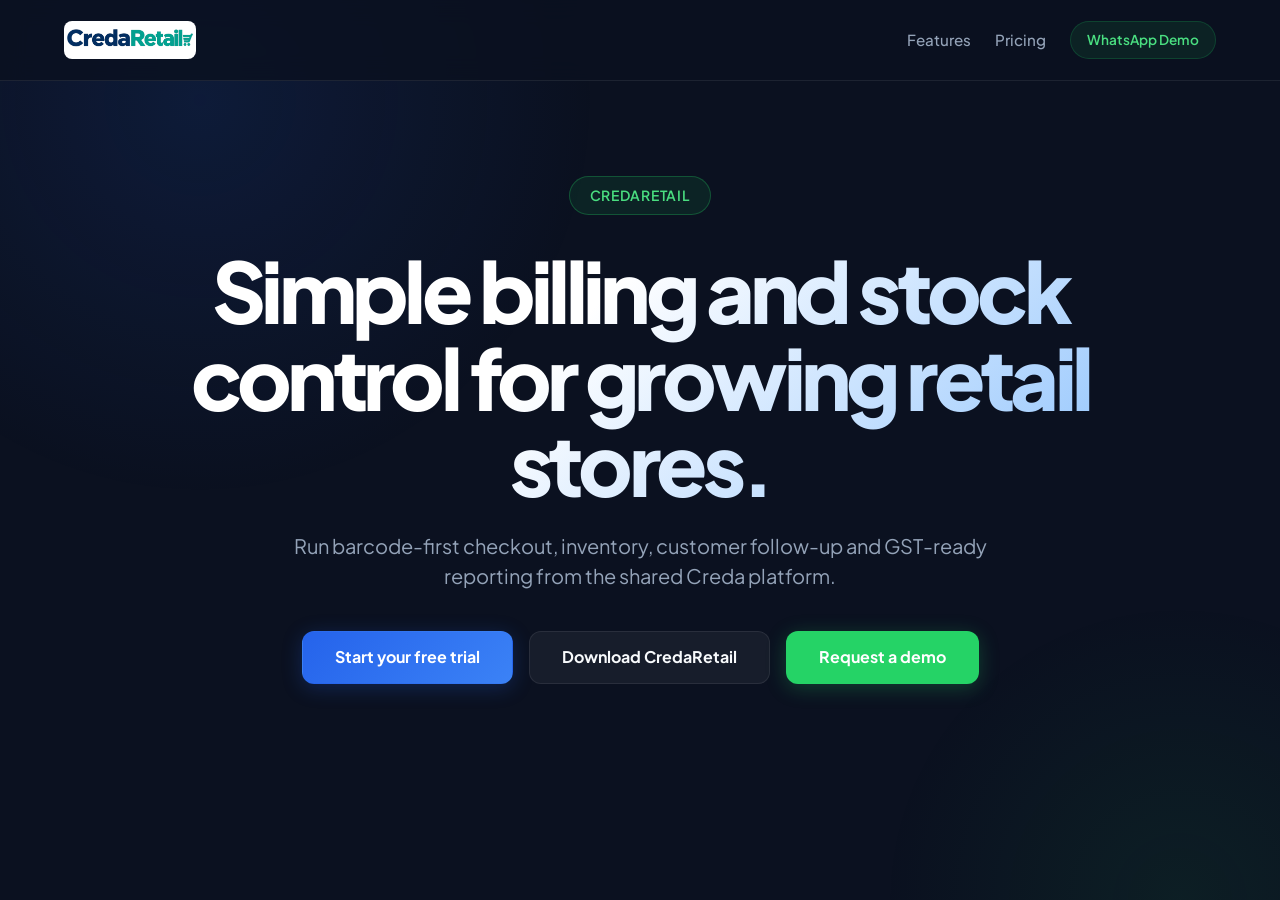
<file: products/credaretail.html>
<!DOCTYPE html>
<html lang="en">
<head>
  <meta charset="UTF-8"><meta name="viewport" content="width=device-width, initial-scale=1">
  <title>CredaRetail | Offline Retail Billing and Inventory Software India</title>
  <meta name="description" content="CredaRetail helps Indian retail stores bill faster, manage barcode inventory, and file GST easily. Offline-first POS software.">
  <meta name="keywords" content="retail billing software India, offline retail POS, retail shop management software, CredaRetail">
  <meta name="robots" content="index, follow">
  <link rel="canonical" href="https://credaerp.netlify.app/products/credaretail.html">
  <meta property="og:type" content="product">
  <meta property="og:title" content="CredaRetail | Offline Retail Billing &amp; Inventory Software">
  <meta property="og:description" content="Simple offline billing and stock control for growing retail stores in India. Try free for 3 months.">
  <meta property="og:url" content="https://credaerp.netlify.app/products/credaretail.html">
  <link rel="stylesheet" href="../style.css">
</head>
<body><nav class="navbar"><div class="nav-container"><a href="../index.html?product=credaretail" class="product-nav-logo" aria-label="CredaRetail"><img src="../images/credaretail_logo.png" alt="CredaRetail"></a><div class="nav-links"><a href="../index.html?product=credaretail#features">Features</a><a href="../index.html?product=credaretail#pricing">Pricing</a><a href="https://wa.me/918777527458" class="nav-whatsapp-btn" target="_blank">WhatsApp Demo</a></div></div></nav><main class="container"><header class="hero"><div class="trial-badge">CredaRetail</div><h1>Simple billing and stock control for growing retail stores.</h1><p>Run barcode-first checkout, inventory, customer follow-up and GST-ready reporting from the shared Creda platform.</p><div class="hero-ctas"><a href="../index.html?product=credaretail#pricing" class="cta-btn cta-btn-primary">Start your free trial</a><a href="../index.html?product=credaretail#download" class="cta-btn cta-btn-secondary">Download CredaRetail</a><a href="https://wa.me/918777527458" class="cta-btn cta-btn-whatsapp">Request a demo</a></div></header></main></body>
</html>
</file>
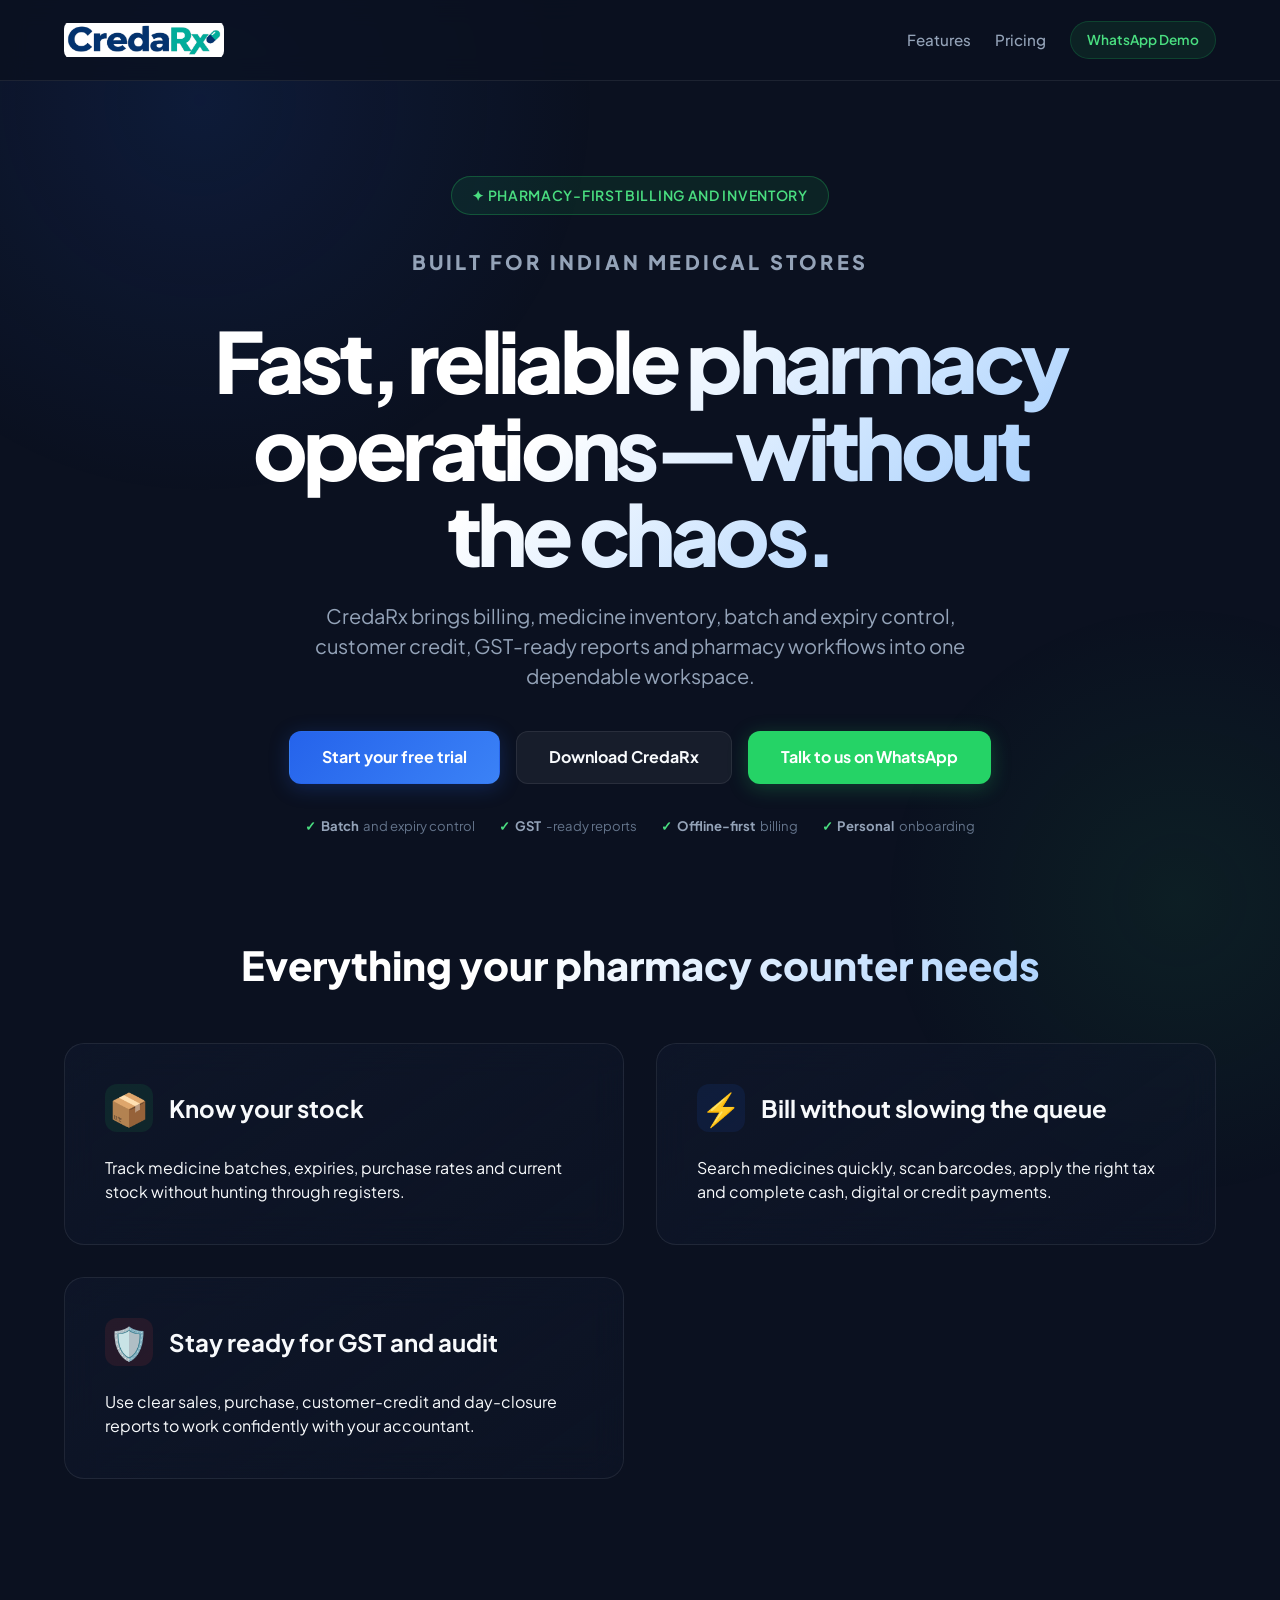
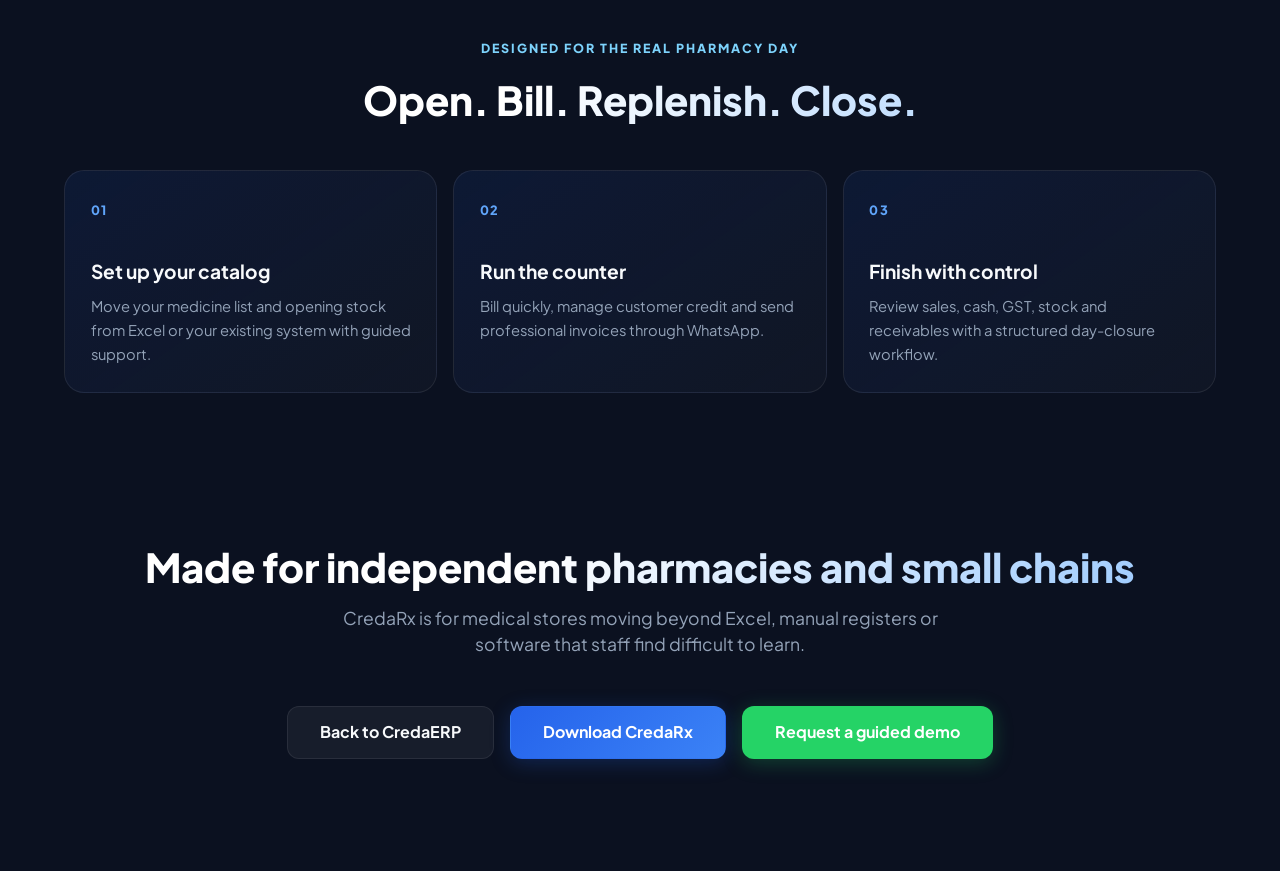
<file: products/credarx.html>
<!DOCTYPE html>
<html lang="en">
<head>
  <meta charset="UTF-8"><meta name="viewport" content="width=device-width, initial-scale=1">
  <title>CredaRx | Offline Pharmacy Billing &amp; Inventory Software India</title>
  <meta name="description" content="CredaRx is fast, reliable offline pharmacy billing and inventory control for Indian medical stores and chemists. Batch and expiry tracking, GST invoices, WhatsApp receipts.">
  <meta name="keywords" content="pharmacy billing software, medical store billing software, chemist software India, CredaRx, offline pharmacy software, drug expiry software">
  <meta name="robots" content="index, follow">
  <link rel="canonical" href="https://credaerp.netlify.app/products/credarx.html">
  <meta property="og:type" content="product">
  <meta property="og:title" content="CredaRx | Offline Pharmacy Billing &amp; Inventory Software">
  <meta property="og:description" content="Fast, reliable offline pharmacy billing &amp; inventory control for Indian medical stores. Try free for 3 months.">
  <meta property="og:url" content="https://credaerp.netlify.app/products/credarx.html">
  <link rel="stylesheet" href="../style.css">
</head>
<body data-product="credarx">
  <nav class="navbar"><div class="nav-container"><a href="../index.html?product=credarx" class="product-nav-logo" aria-label="CredaRx"><img src="../images/credarx_logo.png" alt="CredaRx"></a><div class="nav-links"><a href="../index.html?product=credarx#features">Features</a><a href="../index.html?product=credarx#pricing">Pricing</a><a href="https://wa.me/918777527458" class="nav-whatsapp-btn" target="_blank">WhatsApp Demo</a></div></div></nav>
  <main class="container">
    <header class="hero"><div class="trial-badge">✦ Pharmacy-first billing and inventory</div><p class="hero-eyebrow">Built for Indian medical stores</p><h1>Fast, reliable pharmacy operations—without the chaos.</h1><p>CredaRx brings billing, medicine inventory, batch and expiry control, customer credit, GST-ready reports and pharmacy workflows into one dependable workspace.</p><div class="hero-ctas"><a href="../index.html?product=credarx#pricing" class="cta-btn cta-btn-primary">Start your free trial</a><a href="../index.html?product=credarx#download" class="cta-btn cta-btn-secondary">Download CredaRx</a><a href="https://wa.me/918777527458" class="cta-btn cta-btn-whatsapp" target="_blank">Talk to us on WhatsApp</a></div><div class="hero-proof-row"><span><b>Batch</b> and expiry control</span><span><b>GST</b>-ready reports</span><span><b>Offline-first</b> billing</span><span><b>Personal</b> onboarding</span></div></header>
    <section class="features-section"><h2 class="section-title">Everything your pharmacy counter needs</h2><div class="features-grid"><article class="feature-card"><div class="feature-card-header"><span class="feature-card-icon inventory">📦</span><h3>Know your stock</h3></div><p>Track medicine batches, expiries, purchase rates and current stock without hunting through registers.</p></article><article class="feature-card"><div class="feature-card-header"><span class="feature-card-icon sales">⚡</span><h3>Bill without slowing the queue</h3></div><p>Search medicines quickly, scan barcodes, apply the right tax and complete cash, digital or credit payments.</p></article><article class="feature-card"><div class="feature-card-header"><span class="feature-card-icon compliance">🛡️</span><h3>Stay ready for GST and audit</h3></div><p>Use clear sales, purchase, customer-credit and day-closure reports to work confidently with your accountant.</p></article></div></section>
    <section class="journey-section"><p class="section-kicker">Designed for the real pharmacy day</p><h2 class="section-title">Open. Bill. Replenish. Close.</h2><div class="journey-grid"><article class="journey-card"><span>01</span><h3>Set up your catalog</h3><p>Move your medicine list and opening stock from Excel or your existing system with guided support.</p></article><article class="journey-card"><span>02</span><h3>Run the counter</h3><p>Bill quickly, manage customer credit and send professional invoices through WhatsApp.</p></article><article class="journey-card"><span>03</span><h3>Finish with control</h3><p>Review sales, cash, GST, stock and receivables with a structured day-closure workflow.</p></article></div></section>
    <section class="why-us-section"><h2 class="section-title">Made for independent pharmacies and small chains</h2><p class="section-subtitle">CredaRx is for medical stores moving beyond Excel, manual registers or software that staff find difficult to learn.</p><div class="hero-ctas"><a href="../index.html" class="cta-btn cta-btn-secondary">Back to CredaERP</a><a href="../index.html?product=credarx#download" class="cta-btn cta-btn-primary">Download CredaRx</a><a href="https://wa.me/918777527458" class="cta-btn cta-btn-whatsapp" target="_blank">Request a guided demo</a></div></section>
  </main>
</body>
</html>
</file>
<file: style.css>
@import url('https://fonts.googleapis.com/css2?family=Plus+Jakarta+Sans:wght@300;400;500;600;700;800&display=swap');

:root {
    --bg-main: #0b1120;
    --bg-card: rgba(15, 23, 42, 0.6);
    --bg-card-hover: rgba(15, 23, 42, 0.8);
    --border-color: rgba(255, 255, 255, 0.08);
    --border-color-active: rgba(37, 99, 235, 0.4);
    
    --text-primary: #f8fafc;
    --text-secondary: #94a3b8;
    --text-muted: #64748b;
    
    --color-primary: #2563eb;
    --color-primary-glow: rgba(37, 99, 235, 0.25);
    --color-secondary: #22c55e;
    --color-accent: #d946ef;
    --color-success: #22c55e;
    --color-success-bg: rgba(34, 197, 94, 0.1);
    
    --gradient-primary: linear-gradient(135deg, #2563eb 0%, #3b82f6 50%, #22c55e 100%);
    --gradient-glow: linear-gradient(135deg, rgba(37, 99, 235, 0.2) 0%, rgba(34, 197, 94, 0.2) 100%);
    --gradient-text: linear-gradient(135deg, #ffffff 40%, #93c5fd 100%);
    
    --font-sans: 'Plus Jakarta Sans', -apple-system, BlinkMacSystemFont, "Segoe UI", Roboto, sans-serif;
    --transition-smooth: all 0.35s cubic-bezier(0.16, 1, 0.3, 1);
}

* {
    box-sizing: border-box;
    margin: 0;
    padding: 0;
}

html {
    scroll-behavior: smooth;
    width: 100%;
    max-width: 100%;
    overflow-x: hidden;
    overscroll-behavior-x: none;
}

body {
    background-color: var(--bg-main);
    color: var(--text-primary);
    font-family: var(--font-sans);
    line-height: 1.5;
    width: 100%;
    max-width: 100%;
    overflow-x: hidden;
    overscroll-behavior-x: none;
    position: relative;
}

/* Background Glowing Accents (fixed to viewport to prevent horizontal scrollable overflow) */
body::before {
    content: '';
    position: fixed;
    width: 800px;
    height: 800px;
    top: -300px;
    left: -200px;
    background: radial-gradient(circle, rgba(37, 99, 235, 0.12) 0%, rgba(37, 99, 235, 0) 70%);
    z-index: -1;
    pointer-events: none;
    max-width: 100vw;
}

body::after {
    content: '';
    position: fixed;
    width: 600px;
    height: 600px;
    top: 600px;
    right: -200px;
    background: radial-gradient(circle, rgba(34, 197, 94, 0.08) 0%, rgba(34, 197, 94, 0) 70%);
    z-index: -1;
    pointer-events: none;
    max-width: 100vw;
}

.container {
    max-width: 1200px;
    width: 100%;
    margin: 0 auto;
    padding: 6rem 1.5rem 2rem 1.5rem; /* top padding to account for fixed navbar */
}

/* Navigation Bar */
.navbar {
    position: fixed;
    top: 0;
    left: 0;
    width: 100%;
    z-index: 100;
    background: rgba(11, 17, 32, 0.8);
    backdrop-filter: blur(12px);
    border-bottom: 1px solid var(--border-color);
}

.nav-container {
    max-width: 1200px;
    margin: 0 auto;
    padding: 1rem 1.5rem;
    display: flex;
    justify-content: space-between;
    align-items: center;
}

/* Logo */
.logo {
    display: flex;
    align-items: center;
    gap: 0.75rem;
    flex: 0 0 auto;
    font-size: 1.5rem;
    font-weight: 800;
    letter-spacing: -0.03em;
    color: #fff;
    text-decoration: none;
}

.logo-img {
    display: block;
    height: 38px;
    width: auto;
    max-width: 170px;
    border-radius: 8px;
    object-fit: contain;
}

.product-nav-logo {
    display: inline-flex;
    align-items: center;
    gap: .65rem;
    width: auto;
    height: 48px;
    color: var(--text-primary);
    text-decoration: none;
    white-space: nowrap;
}

.product-nav-logo img {
    display: block;
    height: 38px;
    width: auto;
    max-width: 160px;
    flex: 0 0 auto;
    border-radius: 8px;
    object-fit: contain;
    object-position: center;
}

.product-nav-wordmark {
    font-size: 1.45rem;
    font-weight: 800;
    letter-spacing: -.045em;
    background: linear-gradient(135deg, #3b82f6 0%, #22c55e 100%);
    -webkit-background-clip: text;
    -webkit-text-fill-color: transparent;
}

.product-logo {
    display: block;
    height: 44px;
    width: auto;
    max-width: 175px;
    flex: 0 0 auto;
    border-radius: 8px;
    object-fit: contain;
    object-position: left center;
}

/* Child-brand lockups keep the approved Creda mark and replace only ERP with
   the product suffix: Rx or Retail. */
.brand-lockup {
    display: inline-flex;
    align-items: center;
    gap: .5rem;
    color: var(--text-primary);
    text-decoration: none;
}

.brand-mark {
    width: 38px;
    height: 38px;
    flex: 0 0 38px;
    border-radius: 8px;
    background-image: url('images/logo.jpg');
    background-repeat: no-repeat;
    background-size: 153px 153px;
    background-position: -7px -52px;
}

.brand-name {
    font-size: 1.35rem;
    font-weight: 800;
    letter-spacing: -.055em;
}

.brand-name strong {
    color: #1da7e8;
    font-weight: 800;
}

.logo span {
    color: var(--color-secondary);
    background: linear-gradient(135deg, #3b82f6 0%, #22c55e 100%);
    -webkit-background-clip: text;
    -webkit-text-fill-color: transparent;
}

.nav-links {
    display: flex;
    align-items: center;
    gap: 1.5rem;
    margin-left: 1.5rem;
}

.nav-links a {
    text-decoration: none;
    color: var(--text-secondary);
    font-size: 0.95rem;
    font-weight: 500;
    transition: var(--transition-smooth);
}

.nav-links a:hover {
    color: var(--text-primary);
}

.nav-links a.nav-whatsapp-btn {
    display: inline-flex;
    align-items: center;
    gap: 0.5rem;
    background: rgba(34, 197, 94, 0.1);
    color: #4ade80;
    border: 1px solid rgba(34, 197, 94, 0.2);
    padding: 0.5rem 1rem;
    border-radius: 9999px;
    font-size: 0.85rem;
    font-weight: 600;
}

.nav-links a.nav-whatsapp-btn:hover {
    background: rgba(34, 197, 94, 0.2);
    border-color: rgba(34, 197, 94, 0.4);
    transform: translateY(-1px);
}

.nav-links a.nav-cta-btn {
    background: var(--color-primary);
    color: #fff;
    padding: 0.5rem 1.25rem;
    border-radius: 9999px;
    font-size: 0.85rem;
    font-weight: 700;
    box-shadow: 0 4px 15px rgba(37, 99, 235, 0.2);
}

.nav-links a.nav-cta-btn:hover {
    transform: translateY(-1px);
    box-shadow: 0 6px 20px rgba(37, 99, 235, 0.35);
}

/* Hero Section */
.hero {
    text-align: center;
    padding: 4rem 0 3rem 0;
}

.trial-badge {
    display: inline-flex;
    align-items: center;
    gap: 0.5rem;
    background: rgba(34, 197, 94, 0.1);
    border: 1px solid rgba(34, 197, 94, 0.3);
    color: #4ade80;
    padding: 0.5rem 1.25rem;
    border-radius: 9999px;
    font-size: 0.875rem;
    font-weight: 600;
    margin-bottom: 2rem;
    text-transform: uppercase;
    letter-spacing: 0.05em;
}

.hero h1 {
    font-size: 3.75rem;
    font-weight: 800;
    line-height: 1.15;
    margin-bottom: 1.5rem;
    letter-spacing: -0.02em;
    background: var(--gradient-text);
    -webkit-background-clip: text;
    -webkit-text-fill-color: transparent;
}

.hero h1 span {
    background: linear-gradient(135deg, #3b82f6 0%, #22c55e 100%);
    -webkit-background-clip: text;
    -webkit-text-fill-color: transparent;
}

.hero p {
    font-size: 1.25rem;
    color: var(--text-secondary);
    max-width: 750px;
    margin: 0 auto 2.5rem auto;
}

.hero-ctas {
    display: flex;
    justify-content: center;
    gap: 1rem;
}

/* Buttons */
.cta-btn {
    display: inline-block;
    padding: 0.85rem 2rem;
    border-radius: 12px;
    font-size: 1rem;
    font-weight: 700;
    text-decoration: none;
    cursor: pointer;
    transition: var(--transition-smooth);
    border: 1px solid transparent;
}

.cta-btn-primary {
    background: var(--color-primary);
    color: #fff;
    box-shadow: 0 4px 20px rgba(37, 99, 235, 0.25);
}

.cta-btn-primary:hover {
    transform: translateY(-2px);
    box-shadow: 0 8px 25px rgba(37, 99, 235, 0.45);
}

.cta-btn-secondary {
    background: rgba(255, 255, 255, 0.05);
    color: var(--text-primary);
    border-color: var(--border-color);
}

.cta-btn-secondary:hover {
    background: rgba(255, 255, 255, 0.08);
    border-color: rgba(255, 255, 255, 0.15);
    transform: translateY(-2px);
}

.cta-btn-whatsapp {
    background: #25d366;
    color: #fff;
    box-shadow: 0 4px 20px rgba(37, 211, 102, 0.25);
    display: inline-flex;
    align-items: center;
}

.cta-btn-whatsapp:hover {
    transform: translateY(-2px);
    box-shadow: 0 8px 25px rgba(37, 211, 102, 0.45);
    background: #22c35e;
}

/* Feature Highlights Grid */
.features-section {
    padding: 5rem 0;
}

.section-title {
    text-align: center;
    font-size: 2.5rem;
    font-weight: 800;
    margin-bottom: 3rem;
    background: var(--gradient-text);
    -webkit-background-clip: text;
    -webkit-text-fill-color: transparent;
}

.features-grid {
    display: grid;
    grid-template-columns: repeat(2, 1fr);
    gap: 2rem;
}

.feature-card {
    background: var(--bg-card);
    border: 1px solid var(--border-color);
    border-radius: 20px;
    padding: 2.5rem;
    backdrop-filter: blur(16px);
    transition: var(--transition-smooth);
    position: relative;
}

.feature-card:hover {
    border-color: rgba(255, 255, 255, 0.12);
    transform: translateY(-4px);
    box-shadow: 0 15px 30px rgba(0, 0, 0, 0.3), 0 0 20px rgba(37, 99, 235, 0.03);
}

.feature-card-header {
    display: flex;
    align-items: center;
    gap: 1rem;
    margin-bottom: 1.5rem;
}

.feature-card-icon {
    font-size: 2rem;
    width: 48px;
    height: 48px;
    display: flex;
    align-items: center;
    justify-content: center;
    border-radius: 12px;
    background: rgba(255, 255, 255, 0.03);
}

.feature-card-icon.sales { background: rgba(37, 99, 235, 0.1); }
.feature-card-icon.inventory { background: rgba(34, 197, 94, 0.1); }
.feature-card-icon.compliance { background: rgba(239, 68, 68, 0.1); }
.feature-card-icon.decisions { background: rgba(245, 158, 11, 0.1); }
.feature-card-icon.ai { background: rgba(139, 92, 246, 0.1); }
.feature-card-icon.chat { background: rgba(16, 185, 129, 0.1); }

.feature-card h3 {
    font-size: 1.5rem;
    font-weight: 700;
}

.feature-bullets {
    list-style: none;
    display: flex;
    flex-direction: column;
    gap: 1rem;
}

.feature-bullets li {
    color: var(--text-secondary);
    font-size: 0.95rem;
    position: relative;
    padding-left: 1.5rem;
}

.feature-bullets li::before {
    content: '→';
    position: absolute;
    left: 0;
    color: var(--color-primary);
    font-weight: bold;
}

/* Tabbed Screenshots Showcase */
.screenshots-section {
    padding: 4rem 0 6rem 0;
}

.section-subtitle {
    text-align: center;
    color: var(--text-secondary);
    font-size: 1.1rem;
    max-width: 600px;
    margin: -2.5rem auto 3rem auto;
}

.screenshots-tabs {
    display: flex;
    justify-content: center;
    flex-wrap: wrap;
    gap: 0.75rem;
    margin-bottom: 2.5rem;
}

.tab-btn {
    background: rgba(255, 255, 255, 0.03);
    border: 1px solid var(--border-color);
    color: var(--text-secondary);
    padding: 0.65rem 1.25rem;
    border-radius: 9999px;
    font-size: 0.875rem;
    font-weight: 600;
    cursor: pointer;
    transition: var(--transition-smooth);
}

.tab-btn:hover {
    background: rgba(255, 255, 255, 0.08);
    color: var(--text-primary);
}

.tab-btn.active {
    background: var(--color-primary);
    color: #fff;
    border-color: var(--color-primary);
    box-shadow: 0 4px 15px rgba(37, 99, 235, 0.3);
}

/* macOS Browser Frame Mockup */
.browser-mockup {
    background: #0f172a;
    border: 1px solid rgba(255, 255, 255, 0.1);
    border-radius: 16px;
    overflow: hidden;
    box-shadow: 0 25px 60px -15px rgba(0, 0, 0, 0.7), 0 0 40px rgba(37, 99, 235, 0.05);
    position: relative;
}

.browser-header {
    background: #090d16;
    padding: 0.75rem 1rem;
    display: flex;
    align-items: center;
    border-bottom: 1px solid rgba(255, 255, 255, 0.08);
    position: relative;
}

.browser-buttons {
    display: flex;
    gap: 6px;
    position: absolute;
    left: 1rem;
}

.dot {
    width: 10px;
    height: 10px;
    border-radius: 50%;
    display: inline-block;
}

.dot.red { background: #ef4444; }
.dot.yellow { background: #f59e0b; }
.dot.green { background: #22c55e; }

.browser-address {
    margin: 0 auto;
    background: rgba(255, 255, 255, 0.05);
    border: 1px solid rgba(255, 255, 255, 0.05);
    padding: 0.25rem 3rem;
    border-radius: 6px;
    font-size: 0.75rem;
    color: var(--text-muted);
    font-family: monospace;
}

.browser-content {
    background: #020617;
    position: relative;
    aspect-ratio: 16 / 9;
}

.screenshot-container {
    width: 100%;
    height: 100%;
    position: relative;
}

.screenshot-img {
    width: 100%;
    height: 100%;
    object-fit: cover;
    opacity: 0;
    transition: opacity 0.3s ease;
    z-index: 2;
    position: relative;
}

/* Fallback spinner state */
.screenshot-fallback {
    position: absolute;
    inset: 0;
    display: flex;
    flex-direction: column;
    justify-content: center;
    align-items: center;
    background: rgba(2, 6, 23, 0.9);
    gap: 1rem;
    z-index: 1;
    text-align: center;
    padding: 2rem;
}

.screenshot-fallback.hidden {
    display: none;
}

.fallback-spinner {
    width: 40px;
    height: 40px;
    border: 3px solid rgba(255, 255, 255, 0.05);
    border-top-color: var(--color-primary);
    border-radius: 50%;
    animation: spin 1s linear infinite;
}

@keyframes spin {
    to { transform: rotate(360deg); }
}

/* Why Choose CredaERP Grid */
.why-us-section {
    padding: 5rem 0;
}

.why-us-grid {
    display: grid;
    grid-template-columns: repeat(3, 1fr);
    gap: 1.5rem;
}

.why-card {
    background: var(--bg-card);
    border: 1px solid var(--border-color);
    border-radius: 16px;
    padding: 2rem;
    backdrop-filter: blur(10px);
    transition: var(--transition-smooth);
}

.why-card:hover {
    border-color: rgba(255, 255, 255, 0.12);
    transform: translateY(-2px);
}

.why-icon {
    font-size: 2rem;
    display: block;
    margin-bottom: 1rem;
}

.why-card h4 {
    font-size: 1.2rem;
    font-weight: 700;
    margin-bottom: 0.5rem;
}

.why-card p {
    font-size: 0.9rem;
    color: var(--text-secondary);
}

/* Pricing Section - Multi-Tier */
.pricing-section {
    padding: 5rem 0;
}

/* Controls Container */
.controls-container {
    display: flex;
    justify-content: center;
    align-items: center;
    gap: 2.5rem;
    flex-wrap: wrap;
    margin-bottom: 3rem;
}

.toggle-label {
    display: flex;
    align-items: center;
    gap: 0.75rem;
}

.toggle-group {
    position: relative;
    display: flex;
    background: rgba(255, 255, 255, 0.04);
    border: 1px solid var(--border-color);
    border-radius: 9999px;
    padding: 4px;
}

.slider-indicator {
    position: absolute;
    top: 4px;
    left: 4px;
    width: calc(50% - 4px);
    height: calc(100% - 8px);
    background: var(--color-primary);
    border-radius: 9999px;
    transition: transform 0.3s cubic-bezier(0.16, 1, 0.3, 1);
    z-index: 0;
    box-shadow: 0 4px 12px rgba(37, 99, 235, 0.4);
}

.toggle-group.annually .slider-indicator,
.toggle-group.usd .slider-indicator {
    transform: translateX(100%);
}

.toggle-btn {
    position: relative;
    z-index: 1;
    background: transparent;
    border: none;
    color: var(--text-secondary);
    padding: 0.45rem 1.1rem;
    border-radius: 9999px;
    font-size: 0.875rem;
    font-weight: 600;
    cursor: pointer;
    transition: color 0.25s ease;
    font-family: var(--font-sans);
}

.toggle-btn.active {
    color: #fff;
}

.toggle-btn:hover:not(.active) {
    color: var(--text-primary);
}

.save-badge {
    background: rgba(34, 197, 94, 0.1);
    border: 1px solid rgba(34, 197, 94, 0.3);
    color: #4ade80;
    font-size: 0.75rem;
    font-weight: 700;
    padding: 0.3rem 0.85rem;
    border-radius: 9999px;
    text-transform: uppercase;
    letter-spacing: 0.05em;
}

/* Pricing Grid */
.pricing-grid {
    display: grid;
    grid-template-columns: repeat(3, 1fr);
    gap: 2rem;
    margin-bottom: 5rem;
}

/* Pricing Card */
.pricing-card {
    background: var(--bg-card);
    border: 1px solid var(--border-color);
    border-radius: 24px;
    padding: 3rem 2.25rem;
    display: flex;
    flex-direction: column;
    position: relative;
    transition: var(--transition-smooth);
    backdrop-filter: blur(16px);
}

.pricing-card:hover {
    transform: translateY(-8px);
    border-color: rgba(255, 255, 255, 0.15);
    box-shadow: 0 20px 40px rgba(0, 0, 0, 0.4), 0 0 40px rgba(37, 99, 235, 0.05);
}

/* Popular Badge & Highlight */
.pricing-card.popular {
    background: rgba(255, 255, 255, 0.03);
    border-color: var(--color-primary);
    box-shadow: 0 10px 30px rgba(37, 99, 235, 0.1);
}

.pricing-card.popular:hover {
    box-shadow: 0 20px 50px rgba(37, 99, 235, 0.2), 0 0 30px rgba(217, 70, 239, 0.1);
}

.pricing-card.popular::before {
    content: '';
    position: absolute;
    inset: -1px;
    border-radius: 24px;
    padding: 1.5px;
    background: var(--gradient-primary);
    -webkit-mask: linear-gradient(#fff 0 0) content-box, linear-gradient(#fff 0 0);
    -webkit-mask-composite: xor;
    mask-composite: exclude;
    pointer-events: none;
}

.card-badge {
    position: absolute;
    top: 1.5rem;
    right: 1.5rem;
    background: var(--gradient-primary);
    color: #fff;
    font-size: 0.75rem;
    font-weight: 700;
    padding: 0.35rem 1rem;
    border-radius: 9999px;
    text-transform: uppercase;
    letter-spacing: 0.05em;
    box-shadow: 0 4px 12px rgba(37, 99, 235, 0.3);
}

/* Card Header */
.card-header {
    margin-bottom: 2rem;
}

.card-header h2 {
    font-size: 1.75rem;
    font-weight: 700;
    margin-bottom: 0.5rem;
}

.card-header p {
    color: var(--text-secondary);
    font-size: 0.9rem;
    line-height: 1.5;
}

/* Card Pricing */
.card-pricing {
    margin-bottom: 2rem;
    display: flex;
    flex-direction: column;
    min-height: 90px;
    justify-content: center;
}

.original-price {
    font-size: 0.875rem;
    color: var(--text-muted);
    text-decoration: line-through;
    margin-bottom: 0.2rem;
    display: block;
    min-height: 1.3em;
}

.price-value-container {
    display: flex;
    align-items: baseline;
}

.price-currency {
    font-size: 1.75rem;
    font-weight: 700;
    margin-right: 0.25rem;
}

.price-amount {
    font-size: 3.5rem;
    font-weight: 800;
    line-height: 1;
    background: var(--gradient-text);
    -webkit-background-clip: text;
    -webkit-text-fill-color: transparent;
    transition: opacity 0.18s ease, transform 0.18s ease;
}

.price-period {
    font-size: 0.9rem;
    color: var(--text-secondary);
    margin-left: 0.4rem;
    line-height: 1.4;
}

.price-trial-info {
    margin-top: 0.75rem;
    font-size: 0.8rem;
    color: #4ade80;
    font-weight: 600;
}

.monthly-equivalent {
    margin-top: .35rem;
    color: #bfdbfe;
    font-size: .78rem;
    font-weight: 700;
    min-height: 1.2em;
}
.premium-upgrade-note {
    margin-top: .35rem;
    color: #4ade80;
    font-size: .78rem;
    font-weight: 800;
    min-height: 1.2em;
}

/* Feature List */
.features-list {
    list-style: none;
    display: flex;
    flex-direction: column;
    gap: 0.9rem;
    margin-top: 2rem;
    flex-grow: 1;
}

.features-list li {
    display: flex;
    align-items: flex-start;
    gap: 0.75rem;
    font-size: 0.9rem;
    color: var(--text-secondary);
}

.features-list li.unsupported {
    opacity: 0.4;
}

.feature-icon {
    width: 18px;
    height: 18px;
    flex-shrink: 0;
    margin-top: 1px;
}

.feature-icon.check {
    color: var(--color-secondary);
}

.feature-icon.cross {
    color: var(--text-muted);
}

.post-trial {
    font-size: 0.95rem;
    color: var(--text-secondary);
    font-weight: 600;
}

/* Contact Channels grid */
.contact-channels {
    display: grid;
    grid-template-columns: repeat(2, 1fr);
    gap: 1rem;
    margin-bottom: 2rem;
}

.channel-btn {
    display: flex;
    align-items: center;
    gap: 1rem;
    padding: 1rem 1.25rem;
    border-radius: 12px;
    border: 1px solid var(--border-color);
    text-decoration: none;
    text-align: left;
    transition: var(--transition-smooth);
}

.channel-icon {
    font-size: 1.5rem;
}

.channel-label {
    display: block;
    font-size: 0.75rem;
    color: var(--text-muted);
    font-weight: 600;
    text-transform: uppercase;
}

.channel-val {
    font-size: 0.95rem;
    font-weight: 700;
    color: var(--text-primary);
}

.whatsapp-channel {
    background: rgba(34, 197, 94, 0.03);
}

.whatsapp-channel:hover {
    border-color: rgba(34, 197, 94, 0.3);
    background: rgba(34, 197, 94, 0.07);
    transform: translateY(-1px);
}

.email-channel {
    background: rgba(37, 99, 235, 0.03);
}

.email-channel:hover {
    border-color: rgba(37, 99, 235, 0.3);
    background: rgba(37, 99, 235, 0.07);
    transform: translateY(-1px);
}

/* Download Section */
.download-section {
    padding: 6rem 1.5rem;
    background: radial-gradient(circle at 50% 0%, rgba(37, 99, 235, 0.05) 0%, transparent 70%);
    border-top: 1px solid var(--border-color);
    border-bottom: 1px solid var(--border-color);
}

.download-grid {
    display: grid;
    grid-template-columns: repeat(3, 1fr);
    gap: 2rem;
    max-width: 1200px;
    margin: 0 auto;
}

.download-card {
    background: rgba(255, 255, 255, 0.02);
    border: 1px solid var(--border-color);
    border-radius: 16px;
    padding: 2.5rem 2rem;
    text-align: center;
    transition: all 0.3s cubic-bezier(0.16, 1, 0.3, 1);
    display: flex;
    flex-direction: column;
    align-items: center;
}

.download-card:hover {
    transform: translateY(-4px);
    border-color: rgba(37, 99, 235, 0.3);
    background: rgba(37, 99, 235, 0.02);
    box-shadow: 0 10px 30px rgba(0, 0, 0, 0.2), 0 0 40px rgba(37, 99, 235, 0.05);
}

.os-icon {
    font-size: 3rem;
    margin-bottom: 1rem;
}

.download-card h3 {
    font-size: 1.35rem;
    font-weight: 700;
    color: #fff;
    margin-bottom: 0.5rem;
}

.download-meta {
    font-size: 0.875rem;
    color: var(--text-muted);
    margin-bottom: 2rem;
    flex-grow: 1;
}

.download-btn {
    width: 100%;
    text-decoration: none;
    padding: 0.75rem 1.5rem;
    border-radius: 9999px;
    font-size: 0.9rem;
    font-weight: 600;
    transition: all 0.25s ease;
}

.btn-windows {
    background: var(--color-primary);
    color: #fff;
    box-shadow: 0 4px 12px rgba(37, 99, 235, 0.2);
}

.btn-windows:hover {
    background: #1d4ed8;
    transform: translateY(-1px);
    box-shadow: 0 6px 15px rgba(37, 99, 235, 0.3);
}

.btn-macos {
    background: rgba(255, 255, 255, 0.06);
    color: var(--text-secondary);
    border: 1px solid rgba(255, 255, 255, 0.1);
}

.btn-macos:hover {
    background: rgba(255, 255, 255, 0.12);
    color: #fff;
    border-color: rgba(255, 255, 255, 0.25);
    transform: translateY(-1px);
}

/* FAQs */
.faq-section {
    max-width: 800px;
    margin: 4rem auto;
}

.faq-container {
    display: flex;
    flex-direction: column;
    gap: 1rem;
}

.faq-item {
    background: var(--bg-card);
    border: 1px solid var(--border-color);
    border-radius: 16px;
    overflow: hidden;
    transition: var(--transition-smooth);
}

.faq-item:hover {
    border-color: rgba(255, 255, 255, 0.12);
}

.faq-question {
    padding: 1.5rem;
    display: flex;
    justify-content: space-between;
    align-items: center;
    cursor: pointer;
    font-weight: 600;
    font-size: 1.1rem;
}

.faq-answer {
    max-height: 0;
    overflow: hidden;
    transition: max-height 0.3s cubic-bezier(0.16, 1, 0.3, 1);
    color: var(--text-secondary);
}

.faq-answer-inner {
    padding: 0 1.5rem 1.5rem 1.5rem;
    font-size: 0.95rem;
    line-height: 1.6;
}

.faq-icon {
    width: 20px;
    height: 20px;
    color: var(--text-muted);
    transition: transform 0.3s ease;
}

.faq-item.active {
    border-color: var(--border-color-active);
}

.faq-item.active .faq-icon {
    transform: rotate(45deg);
    color: var(--color-primary);
}

/* Footer */
footer {
    text-align: center;
    padding: 4rem 0 2rem 0;
    border-top: 1px solid var(--border-color);
    color: var(--text-muted);
    font-size: 0.85rem;
}

/* Modal */
.modal-overlay {
    position: fixed;
    inset: 0;
    background: rgba(0, 0, 0, 0.85);
    backdrop-filter: blur(8px);
    display: flex;
    justify-content: center;
    align-items: center;
    opacity: 0;
    pointer-events: none;
    transition: opacity 0.3s ease;
    z-index: 1000;
}

.modal-overlay.active {
    opacity: 1;
    pointer-events: all;
}

.modal-content {
    background: #090d16;
    border: 1px solid rgba(255, 255, 255, 0.1);
    border-radius: 20px;
    width: 90%;
    max-width: 480px;
    padding: 2.5rem;
    position: relative;
    transform: scale(0.95);
    transition: transform 0.3s cubic-bezier(0.16, 1, 0.3, 1);
}

.modal-overlay.active .modal-content {
    transform: scale(1);
}

.modal-close {
    position: absolute;
    top: 1.25rem;
    right: 1.25rem;
    background: transparent;
    border: none;
    cursor: pointer;
    color: var(--text-muted);
    font-size: 1.5rem;
}

.modal-header {
    margin-bottom: 1.5rem;
}

.modal-header h3 {
    font-size: 1.5rem;
    font-weight: 700;
    margin-bottom: 0.5rem;
}

.modal-header p {
    color: var(--text-secondary);
    font-size: 0.9rem;
}

.form-group {
    margin-bottom: 1.25rem;
}

.form-group label {
    display: block;
    font-size: 0.85rem;
    font-weight: 600;
    margin-bottom: 0.5rem;
    color: var(--text-secondary);
}

.form-control {
    width: 100%;
    padding: 0.75rem 1rem;
    background: rgba(255, 255, 255, 0.03);
    border: 1px solid var(--border-color);
    border-radius: 10px;
    color: #fff;
    font-family: var(--font-sans);
    font-size: 0.95rem;
    transition: var(--transition-smooth);
}

.form-control:focus {
    outline: none;
    border-color: var(--color-primary);
    background: rgba(255, 255, 255, 0.05);
}

.form-submit-btn {
    width: 100%;
    padding: 0.85rem;
    background: var(--color-primary);
    color: #fff;
    border: none;
    border-radius: 10px;
    font-weight: 700;
    font-size: 1rem;
    cursor: pointer;
    transition: var(--transition-smooth);
    box-shadow: 0 4px 15px rgba(37, 99, 235, 0.2);
}

.form-submit-btn:hover {
    transform: translateY(-1px);
    box-shadow: 0 6px 20px rgba(37, 99, 235, 0.35);
}

/* Watch Demo Videos (Playlist Player) */
.videos-section {
    padding: 5rem 0;
}

.playlist-container {
    max-width: 950px;
    margin: 0 auto;
}

.playlist-player-frame {
    background: #0f172a;
    border: 1px solid rgba(255, 255, 255, 0.1);
    border-radius: 16px;
    overflow: hidden;
    box-shadow: 0 25px 60px -15px rgba(0, 0, 0, 0.8), 0 0 45px rgba(37, 99, 235, 0.06);
    position: relative;
    transition: var(--transition-smooth);
}

.playlist-player-frame:hover {
    border-color: rgba(37, 99, 235, 0.25);
    box-shadow: 0 30px 70px -10px rgba(0, 0, 0, 0.9), 0 0 55px rgba(37, 99, 235, 0.1);
}

.video-ratio-wrapper {
    position: relative;
    width: 100%;
    padding-bottom: 56.25%; /* 16:9 Aspect Ratio */
    height: 0;
    overflow: hidden;
}

.video-ratio-wrapper iframe {
    position: absolute;
    top: 0;
    left: 0;
    width: 100%;
    height: 100%;
}

/* Reviews Section */
.reviews-section {
    padding: 6rem 1.5rem;
    border-top: 1px solid var(--border-color);
}

/* Carousel wrapper: positions prev/next buttons on the sides */
.reviews-carousel-wrapper {
    display: flex;
    align-items: center;
    gap: 1.25rem;
    max-width: 1200px;
    margin: 3rem auto 0 auto;
}

/* Viewport: clips the overflowing track */
.reviews-carousel-viewport {
    flex: 1;
    min-width: 0;
    overflow: hidden;
    border-radius: 24px;
}

/* Track: a flex row of all cards side-by-side */
.reviews-carousel-track {
    display: flex;
    gap: 1.5rem;
    transition: transform 0.55s cubic-bezier(0.25, 1, 0.5, 1);
    will-change: transform;
}

/* Each card takes exactly 1/3 of the viewport (3-up on desktop) */
.reviews-carousel-track .review-card {
    flex: 0 0 calc(33.333% - 1rem);  /* 3 cards visible */
    min-width: 0;
    background: var(--bg-card);
    border: 1px solid var(--border-color);
    border-radius: 20px;
    padding: 2rem;
    display: flex;
    flex-direction: column;
    justify-content: space-between;
    transition: border-color 0.3s ease, box-shadow 0.3s ease, transform 0.3s ease;
    backdrop-filter: blur(16px);
    position: relative;
    overflow: hidden;
}

.reviews-carousel-track .review-card::before {
    content: '\201C';
    position: absolute;
    top: 8px;
    right: 18px;
    font-size: 7rem;
    color: rgba(255, 255, 255, 0.035);
    font-family: Georgia, serif;
    line-height: 1;
    pointer-events: none;
}

.reviews-carousel-track .review-card:hover {
    transform: translateY(-5px);
    border-color: rgba(37, 99, 235, 0.4);
    box-shadow: 0 16px 32px rgba(0, 0, 0, 0.35), 0 0 24px rgba(37, 99, 235, 0.07);
}

/* Prev / Next arrow buttons */
.carousel-control-btn {
    flex-shrink: 0;
    width: 46px;
    height: 46px;
    border-radius: 50%;
    background: rgba(255, 255, 255, 0.05);
    border: 1px solid var(--border-color);
    display: flex;
    align-items: center;
    justify-content: center;
    cursor: pointer;
    color: var(--text-secondary);
    transition: all 0.25s ease;
}

.carousel-control-btn svg {
    width: 20px;
    height: 20px;
}

.carousel-control-btn:hover {
    background: rgba(37, 99, 235, 0.15);
    border-color: rgba(37, 99, 235, 0.45);
    color: #fff;
    transform: scale(1.08);
}

.carousel-control-btn:disabled {
    opacity: 0.25;
    cursor: not-allowed;
    transform: none;
}

/* Dot indicators */
.carousel-dots {
    display: flex;
    justify-content: center;
    gap: 8px;
    margin-top: 2rem;
}

.carousel-dot {
    width: 8px;
    height: 8px;
    border-radius: 50%;
    background: rgba(255, 255, 255, 0.18);
    border: none;
    cursor: pointer;
    padding: 0;
    transition: all 0.3s ease;
}

.carousel-dot.active {
    background: var(--color-primary);
    width: 24px;
    border-radius: 4px;
    box-shadow: 0 0 8px rgba(37, 99, 235, 0.5);
}

.review-header {
    display: flex;
    justify-content: space-between;
    align-items: flex-start;
    margin-bottom: 1.25rem;
}

.reviewer-info {
    display: flex;
    flex-direction: column;
    gap: 0.25rem;
}

.reviewer-name {
    font-size: 1.05rem;
    font-weight: 700;
    color: #fff;
}

.reviewer-business {
    font-size: 0.85rem;
    color: var(--color-primary);
    font-weight: 600;
}

.reviewer-location {
    font-size: 0.8rem;
    color: var(--text-muted);
}

.review-rating {
    color: #facc15;
    font-size: 0.85rem;
    letter-spacing: 1px;
}

.review-text {
    font-size: 0.925rem;
    line-height: 1.6;
    color: var(--text-secondary);
    font-style: italic;
    margin: 0;
}

/* Responsive */
@media (max-width: 1024px) {
    .features-grid {
        grid-template-columns: 1fr;
    }
    .why-us-grid {
        grid-template-columns: repeat(2, 1fr);
    }
    .pricing-grid {
        grid-template-columns: 1fr;
        max-width: 480px;
        margin-left: auto;
        margin-right: auto;
    }
    /* Carousel: show 2 cards on tablet */
    .reviews-carousel-track .review-card {
        flex: 0 0 calc(50% - 0.75rem);
    }
}

@media (max-width: 768px) {
    .hero h1 {
        font-size: 2.75rem;
    }
    .why-us-grid {
        grid-template-columns: 1fr;
    }
    .contact-channels {
        grid-template-columns: 1fr;
    }
    .nav-links {
        display: none; /* simple burger menu or hide for simplicity */
    }
    .controls-container {
        flex-direction: column;
        gap: 1rem;
    }
    .pricing-grid {
        max-width: 100%;
    }
    .download-grid {
        grid-template-columns: 1fr;
        gap: 1.5rem;
    }
    /* Carousel: show 1 card on mobile */
    .reviews-carousel-track .review-card {
        flex: 0 0 100%;
    }
    .carousel-control-btn {
        width: 38px;
        height: 38px;
    }
}

/* Conversion-focused landing page refinements */
.hero {
    max-width: 980px;
    margin: 0 auto;
    padding-top: 5rem;
    padding-bottom: 2.25rem;
}

.hero-eyebrow,
.section-kicker {
    color: #7dd3fc;
    font-size: .78rem;
    font-weight: 800;
    letter-spacing: .16em;
    text-transform: uppercase;
    margin-bottom: 1rem;
}

.hero h1 {
    max-width: 900px;
    margin-left: auto;
    margin-right: auto;
    font-size: clamp(2.75rem, 7vw, 5.25rem);
    letter-spacing: -.055em;
    line-height: 1.03;
}

.hero p:not(.hero-eyebrow) {
    max-width: 720px;
    font-size: clamp(1.05rem, 2vw, 1.25rem);
}

.hero-proof-row {
    display: flex;
    justify-content: center;
    flex-wrap: wrap;
    gap: .75rem 1.5rem;
    margin-top: 2rem;
    color: var(--text-muted);
    font-size: .82rem;
}

.hero-proof-row span { display: inline-flex; align-items: center; gap: .3rem; }
.hero-proof-row span::before { content: '✓'; color: #4ade80; font-weight: 800; }
.hero-proof-row b { color: var(--text-secondary); }

.audience-strip {
    display: flex;
    align-items: center;
    justify-content: center;
    flex-wrap: wrap;
    gap: .6rem;
    margin: 1rem 0 2.5rem;
    padding: .85rem 1rem;
    border: 1px solid var(--border-color);
    border-radius: 999px;
    background: rgba(255,255,255,.025);
    color: var(--text-secondary);
    font-size: .78rem;
}

.audience-strip span:not(.audience-label) {
    padding: .3rem .65rem;
    border-radius: 999px;
    background: rgba(37,99,235,.1);
    color: #bfdbfe;
}

.audience-label {
    color: #fff;
    font-weight: 700;
    margin-right: .25rem;
}

.section-kicker { text-align: center; margin-bottom: .75rem; }
.journey-section { padding: 5rem 0 4rem; }
.journey-section .section-title { margin-bottom: 1rem; }
.journey-section .section-subtitle { margin-top: 0; }
.journey-grid { display: grid; grid-template-columns: repeat(3, 1fr); gap: 1rem; margin-top: 2.5rem; }
.journey-card {
    padding: 1.6rem;
    min-height: 200px;
    border: 1px solid var(--border-color);
    border-radius: 20px;
    background: linear-gradient(145deg, rgba(37,99,235,.10), rgba(255,255,255,.025));
    transition: var(--transition-smooth);
}
.journey-card:hover { transform: translateY(-5px); border-color: rgba(125,211,252,.35); }
.journey-card span { color: #60a5fa; font-weight: 800; font-size: .8rem; letter-spacing: .12em; }
.journey-card h3 { margin: 2.25rem 0 .5rem; font-size: 1.2rem; }
.journey-card p { color: var(--text-secondary); font-size: .92rem; line-height: 1.65; }

.features-section { padding-top: 4rem; }
.feature-card { background: linear-gradient(145deg, rgba(15,23,42,.78), rgba(15,23,42,.42)); }
.pricing-section .section-title { margin-bottom: 1rem; }
.pricing-intro {
    max-width: 650px;
    margin: -0.25rem auto 2rem;
    text-align: center;
    color: var(--text-secondary);
    font-size: 1rem;
}
.pricing-value-note {
    margin: -1.25rem auto 2.25rem;
    text-align: center;
    color: #bfdbfe;
    font-size: .88rem;
}
.pricing-value-note strong { color: #fff; }
.renewal-promise {
    display: grid;
    grid-template-columns: 1fr 1.15fr;
    gap: 2.5rem;
    align-items: center;
    margin: 1.5rem auto 0;
    max-width: 1100px;
    padding: 2.5rem 2.5rem;
    border: 1px solid rgba(96, 165, 250, .3);
    border-radius: 24px;
    background: linear-gradient(135deg, rgba(30, 41, 59, 0.7) 0%, rgba(15, 23, 42, 0.95) 100%);
    box-shadow: 0 20px 45px -15px rgba(0, 0, 0, 0.5), 0 0 30px rgba(37, 99, 235, 0.1);
}
.renewal-promise .section-kicker { text-align: left; margin-bottom: .5rem; color: #93c5fd; }
.renewal-promise h3 { font-size: 1.5rem; font-weight: 700; margin-bottom: .65rem; color: #fff; }
.renewal-promise p:not(.section-kicker) { color: var(--text-secondary); font-size: .92rem; line-height: 1.55; margin-bottom: 1rem; }
.renewal-perks { display: flex; flex-direction: column; gap: 0.45rem; }
.renewal-perks span { color: #cbd5e1; font-size: 0.82rem; font-weight: 500; }

/* AMC Panel Styling */
.renewal-amc-panel {
    background: rgba(15, 23, 42, 0.7);
    border: 1px solid rgba(255, 255, 255, 0.1);
    border-radius: 18px;
    padding: 1.5rem 1.35rem;
}
.amc-panel-header {
    text-align: center;
    margin-bottom: 1.25rem;
}
.amc-badge {
    display: inline-block;
    padding: 0.25rem 0.75rem;
    background: rgba(16, 185, 129, 0.15);
    border: 1px solid rgba(16, 185, 129, 0.35);
    border-radius: 999px;
    color: #6ee7b7;
    font-size: 0.75rem;
    font-weight: 700;
    margin-bottom: 0.4rem;
}
.amc-title {
    font-size: 1.1rem;
    font-weight: 700;
    color: #fff;
    margin-bottom: 0.15rem;
}
.amc-sub {
    font-size: 0.78rem;
    color: var(--text-muted);
}
.amc-cards-row {
    display: grid;
    grid-template-columns: repeat(3, 1fr);
    gap: 0.75rem;
}
.amc-card {
    background: rgba(255, 255, 255, 0.03);
    border: 1px solid rgba(255, 255, 255, 0.08);
    border-radius: 12px;
    padding: 1rem 0.75rem;
    text-align: center;
    display: flex;
    flex-direction: column;
    align-items: center;
    position: relative;
    transition: var(--transition-smooth);
}
.amc-card:hover {
    transform: translateY(-3px);
    border-color: rgba(96, 165, 250, 0.4);
    background: rgba(255, 255, 255, 0.05);
}
.amc-card.featured {
    background: linear-gradient(180deg, rgba(37, 99, 235, 0.15) 0%, rgba(15, 23, 42, 0.6) 100%);
    border-color: rgba(59, 130, 246, 0.4);
    box-shadow: 0 0 20px rgba(37, 99, 235, 0.2);
}
.amc-card-tag {
    position: absolute;
    top: -9px;
    background: #2563eb;
    color: #fff;
    font-size: 0.65rem;
    font-weight: 700;
    padding: 0.15rem 0.5rem;
    border-radius: 999px;
    letter-spacing: 0.03em;
    text-transform: uppercase;
}
.amc-plan-name {
    font-size: 0.78rem;
    font-weight: 600;
    color: var(--text-muted);
    text-transform: uppercase;
    letter-spacing: 0.04em;
    margin-bottom: 0.35rem;
}
.amc-price {
    font-size: 1.45rem;
    font-weight: 800;
    color: #6ee7b7;
    line-height: 1.1;
    margin-bottom: 0.4rem;
}
.amc-card.featured .amc-price {
    color: #93c5fd;
}
.amc-price span {
    font-size: 0.75rem;
    font-weight: 600;
    color: var(--text-muted);
}
.amc-save-pill {
    display: inline-block;
    padding: 0.18rem 0.45rem;
    background: rgba(34, 197, 94, 0.12);
    border: 1px solid rgba(34, 197, 94, 0.25);
    border-radius: 999px;
    color: #86efac;
    font-size: 0.68rem;
    font-weight: 700;
    white-space: nowrap;
}
.pricing-section::before {
    content: none;
}
.reviews-section[hidden] { display: none !important; }
.pricing-card.popular { transform: translateY(-8px); }
.pricing-card.popular:hover { transform: translateY(-14px); }
.cta-btn-primary { background: linear-gradient(135deg, #2563eb, #3b82f6); }

/* Mobile app + Premium Business Chat positioning */
.assistant-mobile-section {
    position: relative;
    margin: 5rem 0 2rem;
    padding: 4.5rem 2rem 2.25rem;
    border: 1px solid rgba(96, 165, 250, .22);
    border-radius: 30px;
    overflow: hidden;
    background:
        radial-gradient(circle at 12% 10%, rgba(37, 99, 235, .22), transparent 32%),
        radial-gradient(circle at 90% 80%, rgba(217, 70, 239, .13), transparent 30%),
        linear-gradient(145deg, rgba(15, 23, 42, .9), rgba(15, 23, 42, .58));
}
.assistant-mobile-section::after {
    content: '';
    position: absolute;
    width: 260px;
    height: 260px;
    right: -90px;
    top: -110px;
    border: 1px solid rgba(125, 211, 252, .12);
    border-radius: 50%;
    pointer-events: none;
}
.assistant-mobile-section > * { position: relative; z-index: 1; }
.assistant-mobile-section .section-kicker { text-align: center; color: #93c5fd; }
.assistant-mobile-section .section-title { max-width: 780px; margin-left: auto; margin-right: auto; }
.assistant-mobile-section .section-subtitle { max-width: 760px; }
.assistant-mobile-grid {
    display: grid;
    grid-template-columns: repeat(2, minmax(0, 1fr));
    gap: 1.25rem;
    max-width: 1040px;
    margin: 2.5rem auto 1.75rem;
}
.assistant-mobile-card {
    padding: 2rem;
    border: 1px solid rgba(255, 255, 255, .1);
    border-radius: 22px;
    background: rgba(2, 6, 23, .42);
    transition: var(--transition-smooth);
}
.assistant-mobile-card:hover { transform: translateY(-5px); border-color: rgba(147, 197, 253, .42); background: rgba(2, 6, 23, .62); }
.business-chat-card { border-color: rgba(217, 70, 239, .28); background: linear-gradient(145deg, rgba(76, 29, 149, .2), rgba(2, 6, 23, .48)); }
.assistant-card-topline { display: flex; align-items: center; justify-content: space-between; }
.assistant-card-icon { width: 54px; height: 54px; display: grid; place-items: center; border-radius: 16px; font-size: 1.7rem; background: rgba(59, 130, 246, .16); border: 1px solid rgba(96, 165, 250, .25); margin-bottom: 1.3rem; }
.business-chat-card .assistant-card-icon { background: rgba(217, 70, 239, .15); border-color: rgba(217, 70, 239, .28); }
.assistant-card-label { color: #93c5fd; font-size: .75rem; font-weight: 800; letter-spacing: .12em; text-transform: uppercase; }
.business-chat-card .assistant-card-label { color: #e9d5ff; }
.assistant-mobile-card h3 { font-size: 1.35rem; margin: .55rem 0 .7rem; letter-spacing: -.02em; }
.assistant-mobile-card p { color: var(--text-secondary); font-size: .92rem; line-height: 1.7; }
.assistant-check-list { list-style: none; display: grid; gap: .55rem; margin: 1.25rem 0 1.5rem; }
.assistant-check-list li { color: #cbd5e1; font-size: .84rem; }
.assistant-check-list li::before { content: '✓'; color: #4ade80; font-weight: 800; margin-right: .55rem; }
.premium-pill { padding: .38rem .7rem; border-radius: 999px; background: rgba(217, 70, 239, .15); border: 1px solid rgba(217, 70, 239, .3); color: #f0abfc; font-size: .7rem; font-weight: 800; text-transform: uppercase; letter-spacing: .08em; }
.chat-question-cloud { display: flex; flex-wrap: wrap; gap: .55rem; margin: 1.3rem 0 1.5rem; }
.chat-question-cloud span { padding: .55rem .7rem; border-radius: 10px; color: #e9d5ff; background: rgba(168, 85, 247, .12); border: 1px solid rgba(216, 180, 254, .16); font-size: .78rem; }
.inline-cta { display: inline-flex; align-items: center; gap: .55rem; color: #bfdbfe; text-decoration: none; font-size: .88rem; font-weight: 800; }
.inline-cta span { font-size: 1.1rem; transition: transform .2s ease; }
.inline-cta:hover { color: #fff; }
.inline-cta:hover span { transform: translateX(4px); }
.assistant-trust-row { display: flex; flex-wrap: wrap; justify-content: center; gap: .65rem 1.4rem; color: #94a3b8; font-size: .78rem; }
.mobile-download-note { display: flex; align-items: center; gap: 1rem; max-width: 980px; margin: 2rem auto 0; padding: 1.2rem 1.4rem; border: 1px solid rgba(96, 165, 250, .22); border-radius: 18px; background: rgba(37, 99, 235, .08); }
.mobile-download-icon { flex: 0 0 auto; font-size: 1.8rem; }
.mobile-download-note h3 { font-size: .98rem; margin-bottom: .25rem; }
.mobile-download-note p { color: var(--text-secondary); font-size: .8rem; line-height: 1.5; }
.mobile-download-note .cta-btn { margin-left: auto; flex: 0 0 auto; padding: .65rem 1rem; font-size: .8rem; }

/* ================= Live Video Tutorials Section ================= */
.video-tutorials-section {
    padding: 3rem 0 6rem 0;
}

.tutorials-header {
    text-align: center;
    margin-bottom: 2.5rem;
}

.tutorials-header .section-subtitle {
    margin-bottom: 0;
}

.video-player-container {
    background: #0f172a;
    border: 1px solid rgba(255, 255, 255, 0.1);
    border-radius: 16px;
    overflow: hidden;
    box-shadow: 0 25px 60px -15px rgba(0, 0, 0, 0.7), 0 0 40px rgba(37, 99, 235, 0.1);
    max-width: 1040px;
    margin: 0 auto 3rem auto;
}

.video-player-header {
    border-bottom: 1px solid rgba(255, 255, 255, 0.06);
}

.featured-player-wrapper {
    position: relative;
    width: 100%;
    aspect-ratio: 16 / 9;
    background: #000;
}

.featured-player-wrapper iframe {
    width: 100%;
    height: 100%;
    border: none;
    display: block;
}

/* Academy Header Stats */
.academy-stats-row {
    display: flex;
    justify-content: center;
    flex-wrap: wrap;
    gap: 0.85rem;
    margin-top: 1.25rem;
}

.academy-stats-row span {
    display: inline-flex;
    align-items: center;
    gap: 0.4rem;
    padding: 0.35rem 0.85rem;
    background: rgba(255, 255, 255, 0.04);
    border: 1px solid rgba(255, 255, 255, 0.08);
    border-radius: 999px;
    font-size: 0.82rem;
    color: var(--text-secondary);
}

.academy-stats-row span b {
    color: #fff;
}

.video-grid-header {
    display: flex;
    justify-content: space-between;
    align-items: center;
    max-width: 1100px;
    margin: 0 auto 1.5rem auto;
    padding: 0 0.5rem;
}

.video-grid-header h3 {
    font-size: 1.25rem;
    font-weight: 700;
    color: var(--text-primary);
}

.video-grid-sub {
    font-size: 0.85rem;
    color: var(--text-muted);
    margin-top: 0.2rem;
}

.view-all-link {
    color: #60a5fa;
    text-decoration: none;
    font-size: 0.9rem;
    font-weight: 600;
    transition: var(--transition-smooth);
}

.view-all-link:hover {
    color: #93c5fd;
    text-decoration: underline;
}

/* Video Carousel Wrapper */
.video-carousel-wrapper {
    display: flex;
    align-items: center;
    gap: 1.25rem;
    max-width: 1100px;
    margin: 0 auto 1.5rem auto;
}

.video-carousel-viewport {
    flex: 1;
    min-width: 0;
    overflow: hidden;
    border-radius: 18px;
    padding: 0.5rem 0.25rem;
}

.video-carousel-track {
    display: flex;
    gap: 1.5rem;
    transition: transform 0.5s cubic-bezier(0.25, 1, 0.5, 1);
    will-change: transform;
}

.video-carousel-track .video-card {
    flex: 0 0 calc(33.333% - 1rem);
    min-width: 0;
    background: var(--bg-card);
    border: 1px solid var(--border-color);
    border-radius: 14px;
    overflow: hidden;
    cursor: pointer;
    transition: var(--transition-smooth);
    display: flex;
    flex-direction: column;
}

.video-card:hover {
    transform: translateY(-4px);
    border-color: var(--border-color-active);
    box-shadow: 0 16px 30px -10px rgba(0, 0, 0, 0.5), 0 0 20px rgba(37, 99, 235, 0.15);
}

.video-card.active-playing {
    border-color: var(--color-primary);
    box-shadow: 0 0 0 2px var(--color-primary);
}

.video-card-thumb {
    position: relative;
    width: 100%;
    aspect-ratio: 16 / 9;
    background: #090d16;
    overflow: hidden;
}

.video-card-thumb img {
    width: 100%;
    height: 100%;
    object-fit: cover;
    transition: transform 0.4s ease;
}

.video-card:hover .video-card-thumb img {
    transform: scale(1.04);
}

.video-play-badge {
    position: absolute;
    inset: 0;
    display: flex;
    align-items: center;
    justify-content: center;
    background: rgba(11, 17, 32, 0.4);
    transition: background 0.3s ease;
}

.video-card:hover .video-play-badge {
    background: rgba(37, 99, 235, 0.3);
}

.play-triangle {
    width: 44px;
    height: 44px;
    border-radius: 50%;
    background: #ef4444;
    display: flex;
    align-items: center;
    justify-content: center;
    color: #fff;
    font-size: 1rem;
    box-shadow: 0 4px 15px rgba(239, 68, 68, 0.4);
    transition: transform 0.2s ease;
}

.video-card:hover .play-triangle {
    transform: scale(1.1);
    background: #dc2626;
}

.video-card-body {
    padding: 1rem 1.25rem;
    display: flex;
    flex-direction: column;
    flex-grow: 1;
}

.video-card-title {
    font-size: 0.95rem;
    font-weight: 600;
    color: var(--text-primary);
    line-height: 1.45;
    margin-bottom: 0.5rem;
    display: -webkit-box;
    -webkit-line-clamp: 2;
    -webkit-box-orient: vertical;
    overflow: hidden;
}

.video-card-meta {
    margin-top: auto;
    font-size: 0.78rem;
    color: var(--text-muted);
    display: flex;
    align-items: center;
    gap: 0.5rem;
}

/* Video CTA Card */
.video-cta-card {
    max-width: 1040px;
    margin: 0 auto;
    background: linear-gradient(135deg, rgba(30, 41, 59, 0.7) 0%, rgba(15, 23, 42, 0.9) 100%);
    border: 1px solid rgba(96, 165, 250, 0.2);
    border-radius: 18px;
    padding: 2.25rem 2.5rem;
    display: flex;
    align-items: center;
    justify-content: space-between;
    gap: 2rem;
    box-shadow: 0 20px 40px -15px rgba(0, 0, 0, 0.4);
}

.video-cta-badge {
    display: inline-block;
    color: #93c5fd;
    font-size: 0.8rem;
    font-weight: 700;
    text-transform: uppercase;
    letter-spacing: 0.05em;
    margin-bottom: 0.35rem;
}

.video-cta-content p {
    color: var(--text-secondary);
    font-size: 0.95rem;
    margin: 0;
}

/* ================= Medicine Margin & GST Calculator ================= */
.calculator-section {
    max-width: 1100px;
    margin: 0 auto;
    padding: 5rem 1rem 3.5rem;
    text-align: center;
}

.calc-header-badge {
    display: inline-block;
    padding: 0.35rem 0.85rem;
    font-size: 0.8rem;
    font-weight: 700;
    color: #6ee7b7;
    background: rgba(16, 185, 129, 0.12);
    border: 1px solid rgba(16, 185, 129, 0.3);
    border-radius: 999px;
    margin-bottom: 0.75rem;
}

.calc-card {
    margin-top: 2.5rem;
    display: grid;
    grid-template-columns: 1fr 1.15fr;
    gap: 2.5rem;
    background: linear-gradient(145deg, rgba(30, 41, 59, 0.75) 0%, rgba(15, 23, 42, 0.95) 100%);
    border: 1px solid rgba(255, 255, 255, 0.12);
    border-radius: 24px;
    padding: 2.5rem 2.75rem;
    box-shadow: 0 25px 50px -12px rgba(0, 0, 0, 0.6), 0 0 35px -5px rgba(37, 99, 235, 0.15);
    text-align: left;
}

.calc-block-title {
    font-size: 1.15rem;
    font-weight: 700;
    color: #fff;
    margin-bottom: 1.5rem;
    padding-bottom: 0.75rem;
    border-bottom: 1px solid rgba(255, 255, 255, 0.08);
}

.calc-input-group {
    margin-bottom: 1.35rem;
}

.calc-input-group label {
    display: block;
    color: var(--text-secondary);
    font-size: 0.88rem;
    font-weight: 600;
    margin-bottom: 0.45rem;
}

.input-with-prefix, .input-with-suffix {
    display: flex;
    align-items: center;
    background: rgba(15, 23, 42, 0.7);
    border: 1px solid rgba(255, 255, 255, 0.12);
    border-radius: 10px;
    overflow: hidden;
    transition: var(--transition-smooth);
}

.input-with-prefix:focus-within, .input-with-suffix:focus-within {
    border-color: var(--color-primary);
    box-shadow: 0 0 0 3px var(--color-primary-glow);
}

.currency-prefix, .percent-suffix {
    padding: 0 1rem;
    color: var(--text-muted);
    font-weight: 700;
    font-size: 0.95rem;
}

.input-with-prefix input, .input-with-suffix input {
    flex: 1;
    background: transparent;
    border: none;
    outline: none;
    padding: 0.75rem 0.5rem;
    color: #fff;
    font-size: 1.05rem;
    font-weight: 600;
    font-family: inherit;
}

.gst-slab-selector {
    display: grid;
    grid-template-columns: repeat(4, 1fr);
    gap: 0.5rem;
}

.gst-pill {
    padding: 0.65rem 0.5rem;
    background: rgba(255, 255, 255, 0.04);
    border: 1px solid rgba(255, 255, 255, 0.1);
    color: var(--text-secondary);
    font-weight: 700;
    font-size: 0.9rem;
    border-radius: 8px;
    cursor: pointer;
    transition: var(--transition-smooth);
}

.gst-pill:hover {
    background: rgba(255, 255, 255, 0.08);
    color: #fff;
}

.gst-pill.active {
    background: var(--color-primary);
    border-color: var(--color-primary);
    color: #fff;
    box-shadow: 0 4px 14px var(--color-primary-glow);
}

.calc-metric-banner {
    display: grid;
    grid-template-columns: 1fr 1fr;
    gap: 1rem;
    margin-bottom: 1.5rem;
}

.metric-block {
    background: rgba(15, 23, 42, 0.85);
    border: 1px solid rgba(255, 255, 255, 0.08);
    padding: 1.25rem;
    border-radius: 14px;
    text-align: center;
}

.metric-label {
    display: block;
    color: var(--text-muted);
    font-size: 0.78rem;
    text-transform: uppercase;
    font-weight: 700;
    letter-spacing: 0.05em;
    margin-bottom: 0.35rem;
}

.metric-val {
    display: block;
    font-size: 1.75rem;
    font-weight: 800;
    color: #6ee7b7;
    margin-bottom: 0.25rem;
}

.metric-val.highlight {
    color: #93c5fd;
}

.metric-sub {
    font-size: 0.75rem;
    color: var(--text-secondary);
}

.metric-sub.status-good {
    display: inline-block;
    padding: 0.15rem 0.5rem;
    background: rgba(16, 185, 129, 0.15);
    color: #6ee7b7;
    border-radius: 999px;
    font-weight: 700;
}

.calc-breakdown-list {
    background: rgba(255, 255, 255, 0.02);
    border: 1px solid rgba(255, 255, 255, 0.06);
    border-radius: 12px;
    padding: 1.1rem 1.35rem;
    margin-bottom: 1.5rem;
}

.breakdown-row {
    display: flex;
    justify-content: space-between;
    align-items: center;
    padding: 0.55rem 0;
    font-size: 0.88rem;
    color: var(--text-secondary);
    border-bottom: 1px solid rgba(255, 255, 255, 0.04);
}

.breakdown-row:last-child {
    border-bottom: none;
}

.breakdown-row strong {
    color: #fff;
    font-size: 0.95rem;
}

.tax-badge {
    color: #6ee7b7;
    font-weight: 700;
}

.calc-share-box {
    text-align: center;
}

.calc-whatsapp-share-btn {
    width: 100%;
    display: flex;
    align-items: center;
    justify-content: center;
    gap: 0.6rem;
    padding: 0.85rem 1.25rem;
    background: #128c7e;
    color: #fff;
    border: none;
    border-radius: 10px;
    font-size: 0.95rem;
    font-weight: 700;
    cursor: pointer;
    transition: var(--transition-smooth);
}

.calc-whatsapp-share-btn:hover {
    background: #075e54;
    transform: translateY(-2px);
    box-shadow: 0 8px 20px rgba(18, 140, 126, 0.35);
}

.calc-share-hint {
    display: block;
    margin-top: 0.45rem;
    font-size: 0.78rem;
    color: var(--text-muted);
}

.calc-cta-strip {
    margin-top: 2rem;
    display: flex;
    align-items: center;
    justify-content: space-between;
    gap: 1.5rem;
    padding: 1.6rem 2rem;
    background: linear-gradient(135deg, rgba(37, 99, 235, 0.12) 0%, rgba(16, 185, 129, 0.08) 100%);
    border: 1px solid var(--border-color-active);
    border-radius: 18px;
}

.calc-cta-strip .cta-strip-text strong {
    display: block;
    color: #fff;
    font-size: 1.05rem;
    margin-bottom: 0.25rem;
}

.calc-cta-strip .cta-strip-text p {
    color: var(--text-secondary);
    font-size: 0.88rem;
    line-height: 1.4;
}

.calc-cta-strip .cta-btn {
    flex-shrink: 0;
}

/* ================= Floating Peer Share Widget ================= */
.floating-peer-share {
    position: fixed;
    bottom: 1.5rem;
    right: 1.5rem;
    z-index: 990;
}

.share-pill-btn {
    display: inline-flex;
    align-items: center;
    gap: 0.55rem;
    padding: 0.75rem 1.15rem;
    background: #25d366;
    color: #04101e;
    border-radius: 999px;
    font-size: 0.85rem;
    font-weight: 700;
    text-decoration: none;
    box-shadow: 0 10px 25px rgba(37, 211, 102, 0.35);
    transition: var(--transition-smooth);
}

/* ================= Free Chemist & Retailer Templates ================= */
.templates-section {
    max-width: 1100px;
    margin: 0 auto;
    padding: 5rem 1rem 3.5rem;
    text-align: center;
}

.templates-grid {
    display: grid;
    grid-template-columns: repeat(auto-fit, minmax(260px, 1fr));
    gap: 1.5rem;
    margin-top: 2.5rem;
}

.template-card {
    background: var(--bg-card);
    border: 1px solid var(--border-color);
    border-radius: 18px;
    padding: 1.75rem 1.5rem;
    display: flex;
    flex-direction: column;
    transition: var(--transition-smooth);
    position: relative;
    text-align: left;
}

.template-card:hover {
    border-color: var(--border-color-active);
    transform: translateY(-4px);
    box-shadow: 0 16px 32px rgba(0, 0, 0, 0.3);
}

.template-icon {
    font-size: 2rem;
    margin-bottom: 0.75rem;
}

.template-badge {
    position: absolute;
    top: 1.25rem;
    right: 1.25rem;
    padding: 0.2rem 0.55rem;
    font-size: 0.7rem;
    font-weight: 700;
    border-radius: 999px;
    text-transform: uppercase;
    letter-spacing: 0.04em;
}

.template-badge.statutory {
    background: rgba(239, 68, 68, 0.12);
    color: #f87171;
    border: 1px solid rgba(239, 68, 68, 0.25);
}

.template-badge.profit {
    background: rgba(245, 158, 11, 0.12);
    color: #fbbf24;
    border: 1px solid rgba(245, 158, 11, 0.25);
}

.template-badge.accounting {
    background: rgba(37, 99, 235, 0.12);
    color: #93c5fd;
    border: 1px solid rgba(37, 99, 235, 0.25);
}

.template-badge.setup {
    background: rgba(16, 185, 129, 0.12);
    color: #6ee7b7;
    border: 1px solid rgba(16, 185, 129, 0.25);
}

.template-card h3 {
    font-size: 1.15rem;
    font-weight: 700;
    color: #fff;
    margin-bottom: 0.65rem;
}

.template-card p {
    color: var(--text-secondary);
    font-size: 0.86rem;
    line-height: 1.45;
    margin-bottom: 1.1rem;
}

.template-features {
    list-style: none;
    margin-bottom: 1.5rem;
    flex-grow: 1;
}

.template-features li {
    color: var(--text-muted);
    font-size: 0.82rem;
    margin-bottom: 0.35rem;
}

.template-dl-btn {
    width: 100%;
    display: inline-flex;
    align-items: center;
    justify-content: center;
    gap: 0.5rem;
    padding: 0.75rem 1rem;
    background: rgba(255, 255, 255, 0.05);
    border: 1px solid var(--border-color);
    color: #fff;
    border-radius: 10px;
    font-size: 0.88rem;
    font-weight: 700;
    cursor: pointer;
    transition: var(--transition-smooth);
}

.template-dl-btn:hover {
    background: var(--color-primary);
    border-color: var(--color-primary);
    box-shadow: 0 4px 14px var(--color-primary-glow);
    transform: translateY(-2px);
}

.template-note {
    display: block;
    margin-top: 0.65rem;
    font-size: 0.75rem;
    color: var(--text-muted);
    text-align: center;
    line-height: 1.35;
}

.templates-cta-strip {
    margin-top: 2rem;
    display: flex;
    align-items: center;
    justify-content: space-between;
    gap: 1.5rem;
    padding: 1.75rem 2rem;
    background: linear-gradient(135deg, rgba(37, 99, 235, 0.12) 0%, rgba(15, 23, 42, 0.8) 100%);
    border: 1px solid var(--border-color-active);
    border-radius: 18px;
}

.templates-cta-strip .cta-strip-text strong {
    display: block;
    color: #fff;
    font-size: 1.1rem;
    margin-bottom: 0.3rem;
}

.templates-cta-strip .cta-strip-text p {
    color: var(--text-secondary);
    font-size: 0.88rem;
}

.templates-cta-actions {
    display: flex;
    gap: 0.75rem;
    flex-shrink: 0;
}

/* ================= Mobile PC Link Box ================= */
.mobile-pc-link-box {
    margin-top: 2rem;
    display: flex;
    align-items: center;
    justify-content: space-between;
    gap: 1.5rem;
    padding: 1.5rem 2rem;
    background: linear-gradient(135deg, rgba(37, 211, 102, 0.12) 0%, rgba(15, 23, 42, 0.8) 100%);
    border: 1px solid rgba(37, 211, 102, 0.3);
    border-radius: 18px;
}

.mobile-pc-icon {
    font-size: 2.25rem;
    flex-shrink: 0;
}

.mobile-pc-text h4 {
    color: #fff;
    font-size: 1.1rem;
    margin-bottom: 0.25rem;
}

.mobile-pc-text p {
    color: var(--text-secondary);
    font-size: 0.88rem;
    line-height: 1.4;
}

.mobile-pc-link-box .cta-btn {
    flex-shrink: 0;
}

@media (max-width: 768px) {
    .container { padding-top: 5.25rem; }
    .nav-container { padding: .75rem 1rem; }
    .logo { font-size: 1.25rem; gap: .5rem; }
    .logo-img { height: 32px; width: auto; max-width: 140px; }
    .product-nav-logo { height: 38px; gap: .45rem; }
    .product-nav-logo img { height: 32px; width: auto; max-width: 130px; flex-basis: auto; }
    .product-nav-wordmark { font-size: 1.15rem; }
    .nav-links { display: flex; gap: .45rem; margin-left: 0; }
    .nav-links > a:not(.nav-whatsapp-btn):not(.nav-cta-btn) { display: none; }
    .nav-links a.nav-whatsapp-btn { padding: .45rem .6rem; font-size: 0; }
    .nav-links a.nav-whatsapp-btn svg { margin: 0; }
    .nav-links a.nav-cta-btn { padding: .5rem .75rem; font-size: .72rem; }
    .hero { padding-top: 3rem; }
    .hero-ctas { flex-direction: column; align-items: stretch; }
    .hero-proof-row { gap: .5rem .9rem; }
    .audience-strip { border-radius: 18px; }
    .video-tutorials-section { padding: 2rem 0 4rem 0; }
    .video-carousel-wrapper { gap: 0.5rem; }
    .video-carousel-track .video-card { flex: 0 0 100%; }
    .video-cta-card { flex-direction: column; text-align: center; padding: 1.75rem 1.25rem; }
    .video-cta-actions { flex-direction: column; width: 100%; }
    .video-cta-actions .cta-btn { width: 100%; text-align: center; }
    .journey-grid { grid-template-columns: 1fr; }
    .journey-card { min-height: auto; }
    .journey-card h3 { margin-top: 1.25rem; }
    .assistant-mobile-section { margin-top: 3.25rem; padding: 3rem 1rem 1.5rem; border-radius: 22px; }
    .assistant-mobile-grid { grid-template-columns: 1fr; margin-top: 2rem; }
    .assistant-mobile-card { padding: 1.4rem; }
    .assistant-trust-row { justify-content: flex-start; }
    .mobile-download-note { align-items: flex-start; flex-wrap: wrap; }
    .mobile-download-note .cta-btn { margin-left: 0; width: 100%; text-align: center; }
    .pricing-card.popular { transform: none; }
    .renewal-promise { grid-template-columns: 1fr; padding: 1.5rem; gap: 1.5rem; }
    .amc-cards-row { grid-template-columns: 1fr; gap: 0.65rem; }
    .calculator-section { padding: 3rem 0 2rem; }
    .calc-card { grid-template-columns: 1fr; padding: 1.5rem; gap: 1.5rem; }
    .calc-metric-banner { grid-template-columns: 1fr; }
    .calc-cta-strip { flex-direction: column; text-align: center; padding: 1.5rem 1.25rem; }
    .calc-cta-strip .cta-btn { width: 100%; text-align: center; }
    .floating-peer-share { bottom: 1rem; right: 1rem; }
    .share-pill-btn span { display: none; }
    .share-pill-btn { padding: 0.75rem; border-radius: 50%; }
    .templates-section { padding: 3rem 0 2rem; }
    .templates-grid { grid-template-columns: 1fr; }
    .templates-cta-strip { flex-direction: column; text-align: center; padding: 1.5rem 1.25rem; }
    .templates-cta-actions { flex-direction: column; width: 100%; }
    .templates-cta-actions .cta-btn { width: 100%; text-align: center; }
    .mobile-pc-link-box { flex-direction: column; text-align: center; padding: 1.5rem 1.25rem; }
    .mobile-pc-link-box .cta-btn { width: 100%; text-align: center; }
}

/* Hide Netlify injected badge / HUD iframe */
iframe#nl-badge-frame,
iframe#nl-hud-frame,
iframe[src*="netlify"],
iframe[title*="Netlify"] {
    display: none !important;
    visibility: hidden !important;
    opacity: 0 !important;
    pointer-events: none !important;
    clip-path: path("M0 0Z") !important;
    width: 0 !important;
    height: 0 !important;
}
</file>
